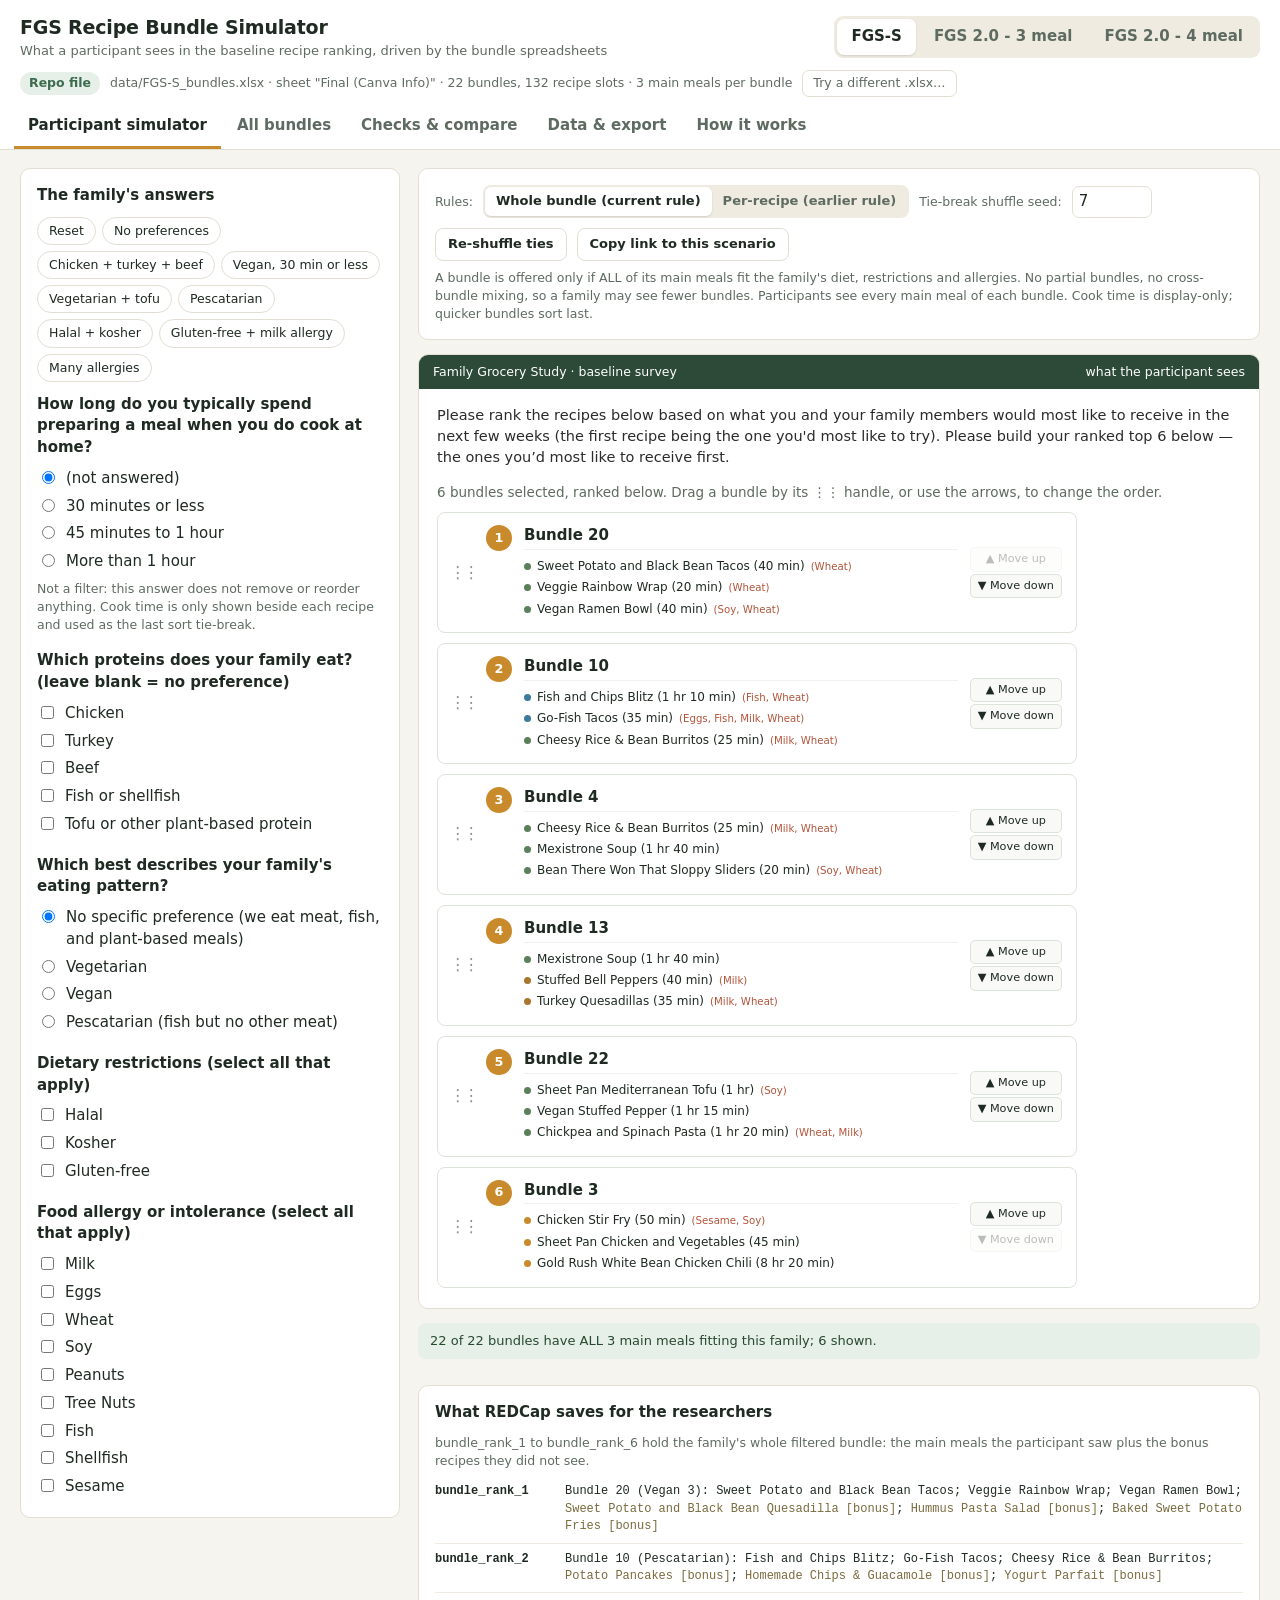
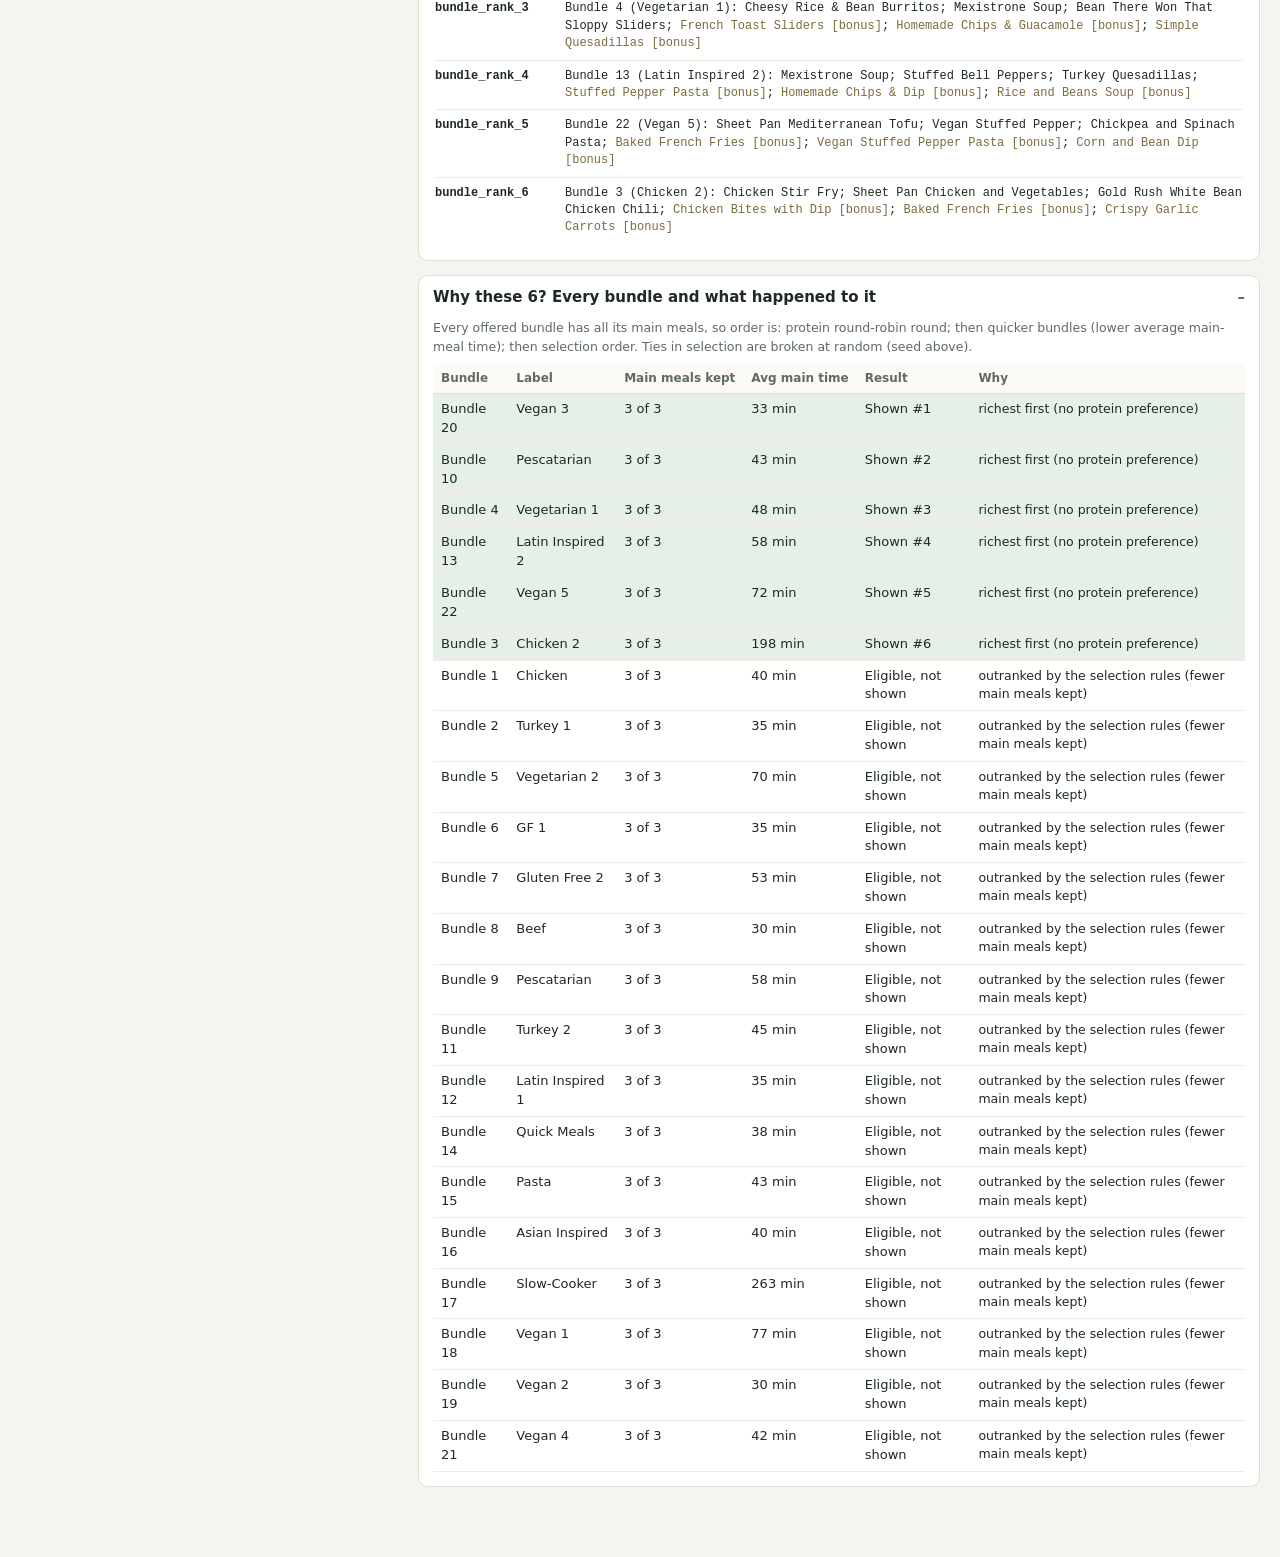
<file: index.html>
<!doctype html>
<html lang="en">
<head>
<meta charset="utf-8">
<meta name="viewport" content="width=device-width, initial-scale=1">
<title>FGS Recipe Bundle Simulator</title>
<meta name="description" content="Simulates what a participant sees in the Family Grocery Study baseline recipe ranking, using the live bundle spreadsheets.">
<link rel="stylesheet" href="style.css">
</head>
<body>
<header class="top">
  <div class="top-inner">
    <div class="brand">
      <div class="brand-title">FGS Recipe Bundle Simulator</div>
      <div class="brand-sub">What a participant sees in the baseline recipe ranking, driven by the bundle spreadsheets</div>
    </div>
    <div class="proj" role="tablist" aria-label="Project" id="projTabs"></div>
  </div>
  <div class="source-bar" id="sourceBar"></div>
  <nav class="tabs" id="tabs" role="tablist" aria-label="Sections">
    <button role="tab" data-tab="sim" class="on">Participant simulator</button>
    <button role="tab" data-tab="all">All bundles</button>
    <button role="tab" data-tab="qc">Checks &amp; compare</button>
    <button role="tab" data-tab="data">Data &amp; export</button>
    <button role="tab" data-tab="help">How it works</button>
  </nav>
</header>

<main id="main">
  <div id="loading" class="loading">Loading bundle spreadsheets…</div>
  <section id="tab-sim" class="tab" hidden></section>
  <section id="tab-all" class="tab" hidden></section>
  <section id="tab-qc" class="tab" hidden></section>
  <section id="tab-data" class="tab" hidden></section>
  <section id="tab-help" class="tab" hidden></section>
</main>

<input type="file" id="xlsxPick" accept=".xlsx,.xlsm,.xls" hidden>
<input type="file" id="jsPick" accept=".js,.txt" hidden>

<script src="lib/xlsx.full.min.js"></script>
<script src="engine.js"></script>
<script src="app.js"></script>
</body>
</html>
</file>
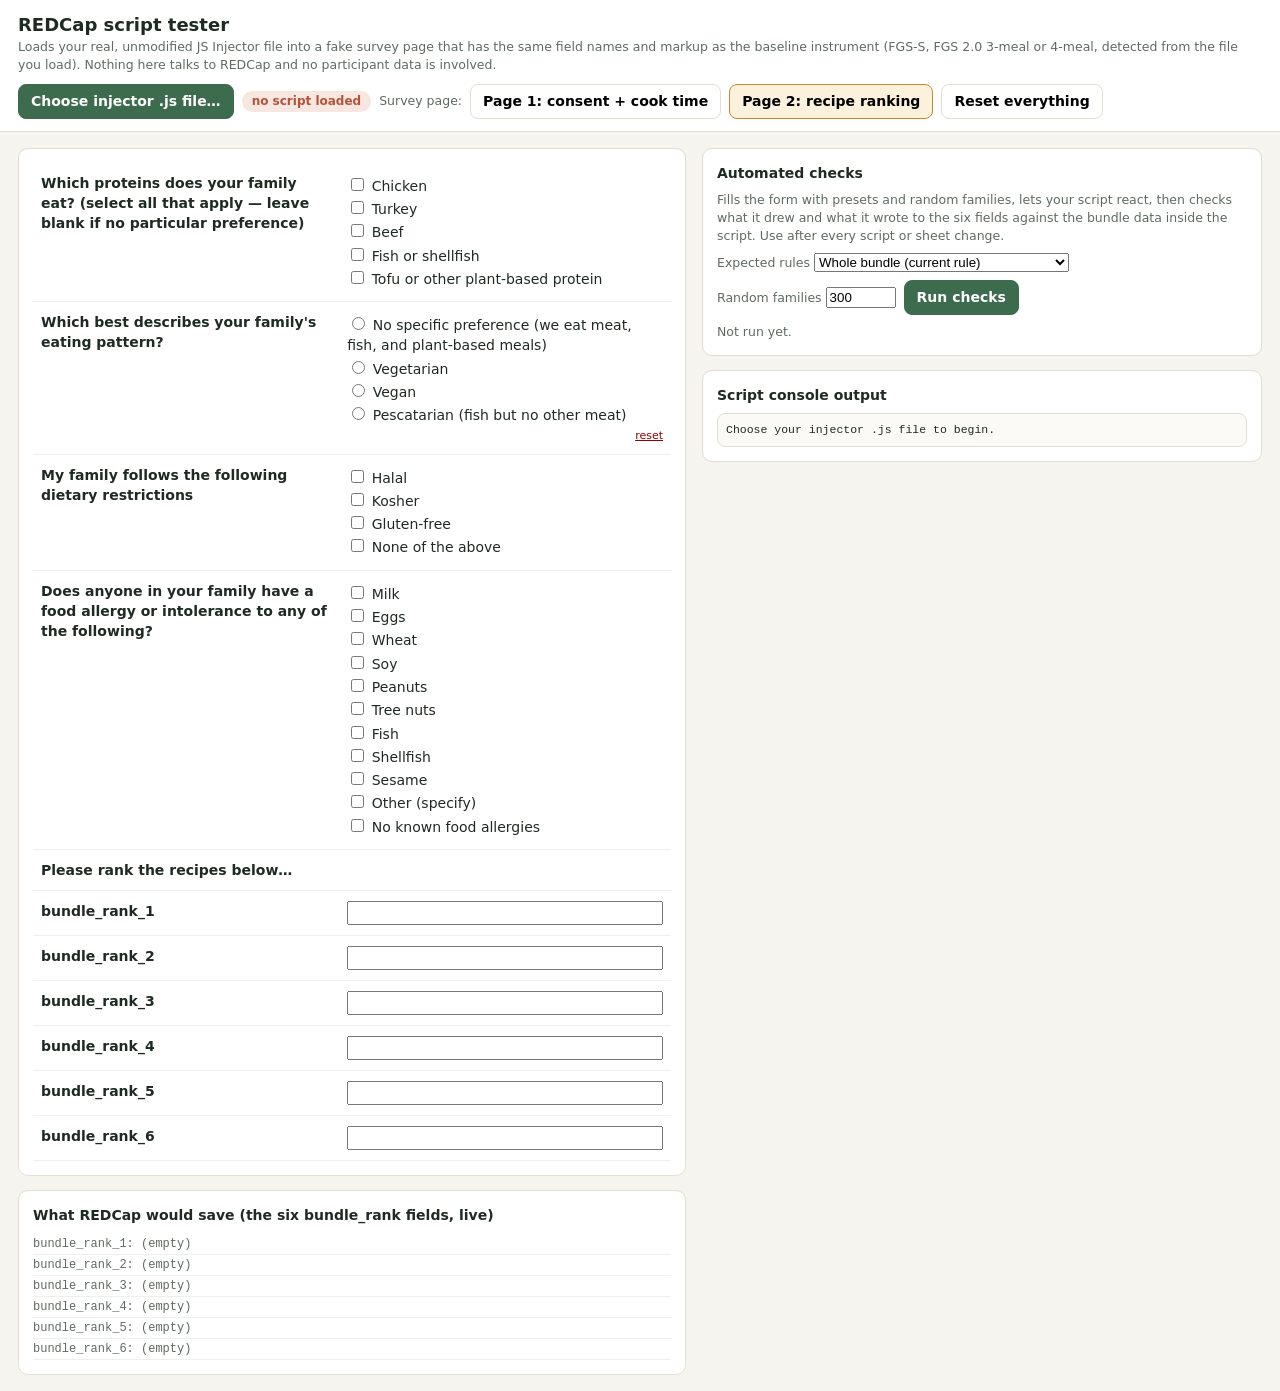
<file: redcap-test/index.html>
<!doctype html>
<html lang="en"><head><meta charset="utf-8"><meta name="viewport" content="width=device-width, initial-scale=1">
<title>REDCap script tester</title>
<style>
:root{--ink:#1E2A22;--mute:#5E6B61;--line:#E2DED2;--bg:#F6F4EE;--green:#3D6B4E;--red:#B2543A;--amber:#C98A2B}
*{box-sizing:border-box}body{margin:0;background:var(--bg);color:var(--ink);font:14px/1.45 system-ui,-apple-system,"Segoe UI",sans-serif}
header{background:#fff;border-bottom:1px solid var(--line);padding:12px 18px}
h1{margin:0;font-size:18px}.sub{color:var(--mute);font-size:12.5px}
.bar{display:flex;gap:8px;flex-wrap:wrap;align-items:center;margin-top:10px}
button,.btn{border:1px solid var(--line);background:#fff;border-radius:8px;padding:6px 12px;cursor:pointer;font:inherit;font-weight:600}
button.primary{background:var(--green);color:#fff;border-color:var(--green)}
button.on{border-color:var(--amber);background:#FBF1DD}
.pill{border-radius:99px;padding:2px 10px;font-size:12px;font-weight:700;background:#E7F0E8;color:var(--green)}.pill.bad{background:#F8E6E0;color:var(--red)}
main{display:grid;grid-template-columns:minmax(380px,1fr) minmax(380px,560px);gap:16px;padding:16px 18px;max-width:1400px;margin:0 auto}
@media(max-width:1000px){main{grid-template-columns:1fr}}
.card{background:#fff;border:1px solid var(--line);border-radius:10px;padding:14px}
.card h2{font-size:14px;margin:0 0 8px}
/* mock REDCap survey look */
#rc{max-width:760px}
#rc table{width:100%;border-collapse:collapse}
#rc td{padding:10px 8px;vertical-align:top;border-bottom:1px solid #eee}
#rc .labelrc{font-weight:600;width:48%}
#rc .choicevert{margin:2px 0}
#rc input[type=text]{width:100%;font:12px ui-monospace,monospace;padding:3px}
#rc a.smalllink{font-size:11px;color:#900;float:right}
pre{white-space:pre-wrap;word-break:break-word;font:11.5px/1.4 ui-monospace,Menlo,monospace;margin:0;max-height:300px;overflow:auto;background:#FBFAF6;border:1px solid var(--line);border-radius:8px;padding:8px}
table.r{border-collapse:collapse;width:100%;font-size:12.5px}table.r td,table.r th{border-bottom:1px solid #eee;padding:4px 6px;text-align:left;vertical-align:top;word-break:break-word}table.r td:first-child{width:36%;font:11px ui-monospace,monospace}
.fail{color:var(--red)}.ok{color:var(--green)}
/* the script injects its own CSS for #recipe-bundle-app */
</style></head>
<body>
<header>
  <h1>REDCap script tester</h1>
  <div class="sub">Loads your real, unmodified JS Injector file into a fake survey page that has the same field names and markup as the baseline instrument (FGS-S, FGS 2.0 3-meal or 4-meal, detected from the file you load). Nothing here talks to REDCap and no participant data is involved.</div>
  <div class="bar">
    <button id="pick" class="primary">Choose injector .js file…</button>
    <span id="build" class="pill bad">no script loaded</span>
    <span class="sub">Survey page:</span>
    <button id="pg1">Page 1: consent + cook time</button><button id="pg2">Page 2: recipe ranking</button>
    <button id="clr" title="Clears the remembered cook-time answer and the loaded script">Reset everything</button>
  </div>
  <input type="file" id="file" accept=".js,.txt" hidden>
</header>
<main>
  <div>
    <div class="card" id="rc"></div>
    <div class="card" style="margin-top:14px"><h2>What REDCap would save (the six bundle_rank fields, live)</h2><div id="saved" class="sub">Open page 2.</div></div>
  </div>
  <div style="display:flex;flex-direction:column;gap:14px">
    <div class="card"><h2>Automated checks</h2>
      <div class="sub" style="margin-bottom:8px">Fills the form with presets and random families, lets your script react, then checks what it drew and what it wrote to the six fields against the bundle data inside the script. Use after every script or sheet change.</div>
      <div class="bar" style="margin:0 0 8px"><label class="sub">Expected rules
        <select id="rules"><option value="bundle">Whole bundle (current rule)</option><option value="target">Per-recipe (previous rule)</option><option value="legacy">Old FGS 2.0 live script (cook-time filter)</option></select></label>
        <label class="sub">Random families <input id="nrand" type="number" value="300" min="0" max="3000" style="width:70px"></label>
        <button id="run" class="primary">Run checks</button></div>
      <div id="res" class="sub">Not run yet.</div></div>
    <div class="card"><h2>Script console output</h2><pre id="log">(waiting)</pre></div>
  </div>
</main>
<script src="../lib/jquery.min.js"></script>
<script src="../engine.js"></script>
<script src="harness.js"></script>
</body></html>
</file>
<file: style.css>
:root{
  --bg:#F6F4EE; --card:#FFFFFF; --ink:#1E2A22; --mute:#5E6B61; --line:#E2DED2; --line2:#EFEBE0;
  --green:#3D6B4E; --green-bg:#E7F0E8; --amber:#C98A2B; --amber-bg:#FBF1DD; --red:#B2543A; --red-bg:#F8E6E0; --blue:#3B7A9C; --blue-bg:#E4EFF5;
  --radius:10px;
}
*{box-sizing:border-box}
html{-webkit-text-size-adjust:100%}
body{margin:0;background:var(--bg);color:var(--ink);font:15px/1.45 system-ui,-apple-system,"Segoe UI",Roboto,sans-serif}
button,input,select{font:inherit;color:inherit}
h1,h2,h3,h4{margin:0}
.top{background:var(--card);border-bottom:1px solid var(--line);position:sticky;top:0;z-index:20}
.top-inner{display:flex;gap:16px;align-items:center;justify-content:space-between;flex-wrap:wrap;padding:14px 20px 8px;max-width:1280px;margin:0 auto}
.brand-title{font-size:19px;font-weight:700;letter-spacing:-.01em}
.brand-sub{color:var(--mute);font-size:13px}
.proj{display:flex;gap:4px;background:var(--line2);padding:3px;border-radius:9px;flex-wrap:wrap}
.proj button{border:0;background:transparent;padding:7px 14px;border-radius:7px;cursor:pointer;font-weight:600;color:var(--mute)}
.proj button.on{background:var(--card);color:var(--ink);box-shadow:0 1px 2px rgba(0,0,0,.12)}
.source-bar{max-width:1280px;margin:0 auto;padding:2px 20px 8px;font-size:12.5px;color:var(--mute);display:flex;gap:10px;align-items:center;flex-wrap:wrap}
.source-bar .pill{background:var(--green-bg);color:var(--green);padding:2px 9px;border-radius:99px;font-weight:600}
.source-bar .pill.warn{background:var(--amber-bg);color:#8A5A0F}
.source-bar button{border:1px solid var(--line);background:var(--card);border-radius:7px;padding:3px 10px;cursor:pointer;font-size:12.5px}
.source-bar button:hover{border-color:#bdb7a3}
.tabs{display:flex;gap:2px;max-width:1280px;margin:0 auto;padding:0 14px;overflow-x:auto}
.tabs button{border:0;background:transparent;padding:10px 14px;cursor:pointer;color:var(--mute);font-weight:600;border-bottom:3px solid transparent;white-space:nowrap}
.tabs button.on{color:var(--ink);border-bottom-color:var(--amber)}
main{max-width:1280px;margin:0 auto;padding:18px 20px 60px}
.loading{padding:40px;text-align:center;color:var(--mute)}
.err{background:var(--red-bg);border:1px solid #e7c3b8;color:#7d3622;padding:12px 14px;border-radius:var(--radius);margin:10px 0}
.card{background:var(--card);border:1px solid var(--line);border-radius:var(--radius);padding:16px}
.card h3{font-size:15px;margin-bottom:10px}
.muted{color:var(--mute)}
.small{font-size:12.5px}
.grid-sim{display:grid;grid-template-columns:minmax(300px,380px) 1fr;gap:18px;align-items:start}
@media(max-width:900px){.grid-sim{grid-template-columns:1fr}}
.stack{display:flex;flex-direction:column;gap:14px}
.q{margin-bottom:16px}
.q:last-child{margin-bottom:0}
.q-title{font-weight:600;margin-bottom:6px}
.q-note{font-size:12.5px;color:var(--mute);margin-top:4px}
.opt{display:flex;gap:8px;align-items:flex-start;padding:3px 0;cursor:pointer}
.opt input{margin-top:3px}
.opt.off{opacity:.4;cursor:not-allowed}
.presets{display:flex;flex-wrap:wrap;gap:6px;margin-bottom:12px}
.chip-btn{border:1px solid var(--line);background:var(--card);border-radius:99px;padding:4px 11px;cursor:pointer;font-size:12.5px}
.chip-btn:hover{border-color:var(--amber);background:var(--amber-bg)}
.ctl-row{display:flex;gap:10px;align-items:center;flex-wrap:wrap}
.seg{display:inline-flex;background:var(--line2);padding:2px;border-radius:8px}
.seg button{border:0;background:transparent;padding:5px 11px;border-radius:6px;cursor:pointer;font-size:13px;font-weight:600;color:var(--mute)}
.seg button.on{background:var(--card);color:var(--ink);box-shadow:0 1px 2px rgba(0,0,0,.12)}
.btn{border:1px solid var(--line);background:var(--card);border-radius:8px;padding:6px 12px;cursor:pointer;font-weight:600;font-size:13px}
.btn:hover{border-color:#b9b39e}
.btn.primary{background:var(--green);color:#fff;border-color:var(--green)}
.banner{border-radius:8px;padding:9px 12px;font-size:13px;margin-bottom:12px}
.banner.info{background:var(--blue-bg);color:#1d4d66}
.banner.warn{background:var(--amber-bg);color:#6e4708}
.banner.ok{background:var(--green-bg);color:#27492f}
.banner.bad{background:var(--red-bg);color:#7d3622}
.kv{display:flex;gap:18px;flex-wrap:wrap;font-size:13px;margin-bottom:10px}
.kv b{font-weight:700}

/* participant frame (mirrors the REDCap survey look) */
.survey-frame{border:1px solid var(--line);border-radius:var(--radius);background:#fff;overflow:hidden}
.survey-bar{background:#2c4a37;color:#fff;padding:8px 14px;font-size:12.5px;display:flex;justify-content:space-between}
.survey-body{padding:16px 18px 20px}
.survey-q{font-size:14.5px;margin-bottom:14px;color:#2b2b2b}
/* the same classes as the injected script */
.fgs-count{font-size:.9em;color:#5B6B5E;margin-bottom:10px}
.fgs-list{display:flex;flex-direction:column;gap:10px;max-width:640px}
.fgs-ranked-item{display:flex;gap:12px;border:1px solid #DCE3D8;border-radius:8px;padding:12px 14px;background:#fff}
.fgs-rank{width:26px;height:26px;border-radius:50%;background:#C98A2B;color:#fff;font-size:.85em;font-weight:700;display:flex;align-items:center;justify-content:center;flex:none}
.fgs-handle{flex:none;width:22px;display:flex;align-items:center;justify-content:center;color:#8A978C;font-size:1.1em;letter-spacing:-3px;user-select:none}
.fgs-body{flex:1;min-width:0}
.fgs-body h4{margin:0 0 2px;font-size:1em}
.fgs-recipes{border-top:1px solid #EEF1EC;padding-top:6px}
.fgs-recipe{display:flex;align-items:baseline;gap:6px;font-size:.8em;padding:2px 0}
.fgs-recipe .fgs-dot{margin-top:0}
.fgs-dot{width:7px;height:7px;border-radius:50%;flex:none;display:inline-block}
.fgs-p-chicken{background:#C98A2B}.fgs-p-turkey{background:#A9762E}.fgs-p-beef{background:#8A3B2A}.fgs-p-fish_shellfish{background:#3B7A9C}.fgs-p-vegetarian{background:#5B7F5A}
.fgs-allerg{color:#B2543A;font-size:.85em}
.fgs-swap{font-size:.75em;color:#9C6B12;margin:0 0 2px 13px}
.fgs-ctrl{display:flex;flex-direction:column;justify-content:center;gap:2px;flex:none}
.fgs-ctrl button{border:1px solid #DCE3D8;background:#F9FAF8;cursor:pointer;font-size:.75em;padding:3px 7px;border-radius:5px}
.fgs-ctrl button[disabled]{opacity:.3;cursor:not-allowed}
.fgs-empty{padding:20px;text-align:center;color:#5B6B5E}

/* tables */
.tbl-wrap{overflow-x:auto}
table.t{border-collapse:collapse;width:100%;font-size:13px}
table.t th{text-align:left;font-weight:700;font-size:12px;color:var(--mute);padding:6px 8px;border-bottom:1px solid var(--line);white-space:nowrap;background:#FBFAF6;position:sticky;top:0}
table.t td{padding:6px 8px;border-bottom:1px solid var(--line2);vertical-align:top}
table.t tr:hover td{background:#FBFAF6}
table.t tr.picked td{background:var(--green-bg)}
table.t tr.gone td{color:#9aa39c}
.tag{display:inline-block;border-radius:5px;padding:0 6px;font-size:11.5px;font-weight:700;margin:0 3px 2px 0;line-height:18px;white-space:nowrap}
.tag.g{background:var(--green-bg);color:var(--green)}
.tag.a{background:var(--amber-bg);color:#8A5A0F}
.tag.r{background:var(--red-bg);color:var(--red)}
.tag.b{background:var(--blue-bg);color:#245a78}
.tag.n{background:var(--line2);color:var(--mute)}
.badge{display:inline-block;font-size:11px;font-weight:700;border-radius:99px;padding:1px 8px}
.badge.main{background:var(--green-bg);color:var(--green)}
.badge.bonus{background:var(--line2);color:var(--mute)}
.mono{font-family:ui-monospace,SFMono-Regular,Menlo,Consolas,monospace;font-size:12px}
pre.mono{white-space:pre-wrap;word-break:break-word;background:#FBFAF6;border:1px solid var(--line2);border-radius:8px;padding:10px;margin:6px 0}
.field-row{display:grid;grid-template-columns:120px 1fr;gap:10px;padding:7px 0;border-bottom:1px solid var(--line2);font-size:13px}
.field-row:last-child{border-bottom:0}
.field-row .fn{font-weight:700}
.field-row .bonus{color:#7a6a3e}
details.d{border:1px solid var(--line);border-radius:var(--radius);background:var(--card);margin-bottom:10px}
details.d>summary{cursor:pointer;padding:11px 14px;font-weight:700;list-style:none;display:flex;justify-content:space-between;gap:10px}
details.d>summary::-webkit-details-marker{display:none}
details.d>summary:after{content:"+";color:var(--mute)}
details.d[open]>summary:after{content:"–"}
details.d .inner{padding:0 14px 14px}

/* all bundles */
.toolbar{display:flex;gap:10px;flex-wrap:wrap;align-items:center;margin-bottom:14px}
.toolbar input[type=search]{border:1px solid var(--line);border-radius:8px;padding:7px 10px;min-width:220px;background:#fff}
.stat-grid{display:grid;grid-template-columns:repeat(auto-fill,minmax(150px,1fr));gap:10px;margin-bottom:16px}
.stat{background:var(--card);border:1px solid var(--line);border-radius:var(--radius);padding:10px 12px}
.stat .n{font-size:22px;font-weight:800;letter-spacing:-.02em}
.stat .l{font-size:12px;color:var(--mute)}
.bundle-card{background:var(--card);border:1px solid var(--line);border-radius:var(--radius);margin-bottom:12px;overflow:hidden}
.bundle-card.off{opacity:.62}
.bundle-head{display:flex;gap:12px;align-items:baseline;flex-wrap:wrap;padding:10px 14px;background:#FBFAF6;border-bottom:1px solid var(--line2)}
.bundle-head h3{font-size:15px}
.bundle-head .meta{color:var(--mute);font-size:12.5px}
.bundle-card .tbl-wrap{padding:0 6px 6px}
tr.bonus-row td{background:#FCFBF8}
tr.dropped td.nm{text-decoration:line-through;color:#8d968f}
.why{font-size:11.5px;color:var(--red)}
.legend{display:flex;gap:12px;flex-wrap:wrap;font-size:12.5px;color:var(--mute);margin:6px 0 12px}
.legend span{display:inline-flex;align-items:center;gap:5px}
.prose{max-width:860px}
.prose h3{margin:18px 0 6px;font-size:16px}
.prose p,.prose li{color:#2d3a31}
.prose code{background:var(--line2);padding:1px 5px;border-radius:4px;font-size:12.5px}
.two{display:grid;grid-template-columns:1fr 1fr;gap:14px}
@media(max-width:900px){.two{grid-template-columns:1fr}}
textarea.out{width:100%;min-height:120px;border:1px solid var(--line);border-radius:8px;padding:8px;font:12px ui-monospace,Menlo,monospace}
.progress{height:8px;background:var(--line2);border-radius:99px;overflow:hidden}
.progress i{display:block;height:100%;background:var(--green);width:0}
</file>
